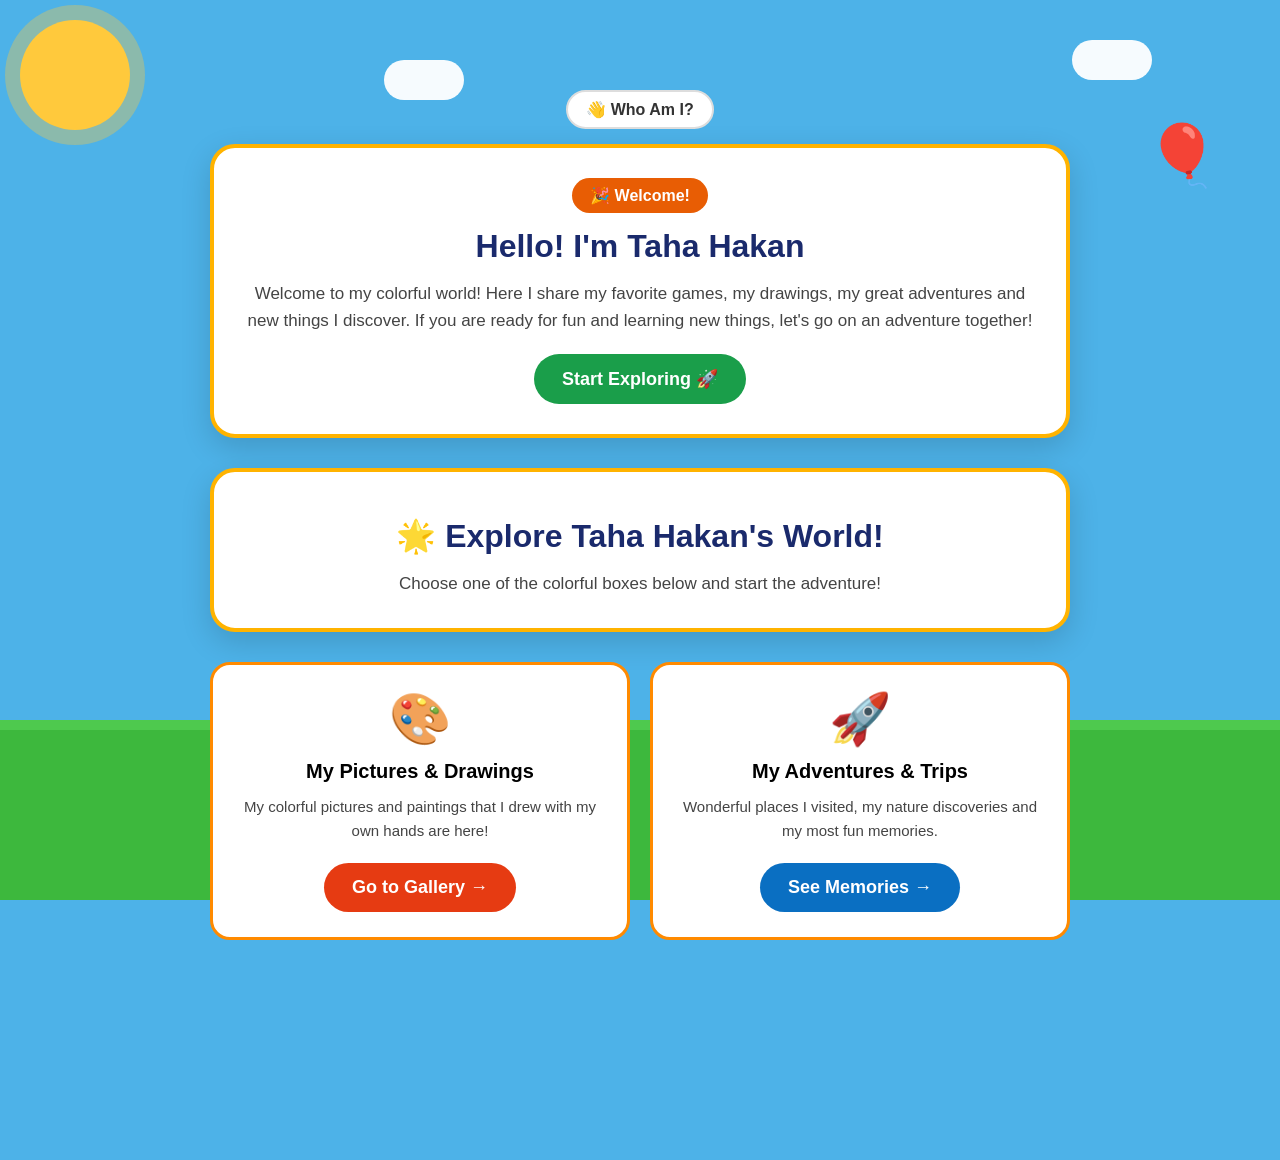
<file: index.html>
<!DOCTYPE html>
<html lang="en">
<head>
<meta charset="UTF-8">
<meta name="viewport" content="width=device-width, initial-scale=1.0">
<title>Taha Hakan's World</title>
<style>
*{margin:0;padding:0;box-sizing:border-box;font-family:Arial,sans-serif}
body{background:#4db2e8;min-height:100vh;position:relative;overflow-x:hidden}
.sun{position:fixed;top:20px;left:20px;width:110px;height:110px;background:#ffc93c;border-radius:50%;box-shadow:0 0 0 15px rgba(255,201,60,.35);z-index:0}
.cloud{position:fixed;background:#fff;border-radius:50px;padding:20px 40px;z-index:0;opacity:.95}
.cloud1{top:60px;left:30%}.cloud2{top:40px;right:10%}
.balloon{position:fixed;top:120px;right:60px;font-size:60px;z-index:0}
.grass{position:fixed;bottom:0;left:0;right:0;height:180px;background:#3db83d;z-index:0;border-top:10px solid #4ec94e}
.wrap{position:relative;z-index:1;max-width:900px;margin:0 auto;padding:90px 20px 220px;text-align:center}
.card{background:#fff;border:4px solid #ffb300;border-radius:25px;padding:30px;box-shadow:0 10px 30px rgba(0,0,0,.15);margin-bottom:30px}
.badge{background:#e85d04;color:#fff;padding:8px 18px;border-radius:20px;display:inline-block;font-weight:bold}
h1{color:#1a2a6c;font-size:32px;margin:15px 0}
p{color:#444;line-height:1.6;font-size:17px}
.btn{display:inline-block;background:#1a9e4a;color:#fff;padding:14px 28px;border-radius:30px;text-decoration:none;font-weight:bold;margin-top:20px;font-size:18px}
.grid{display:grid;grid-template-columns:1fr 1fr;gap:20px}
.box{background:#fff;border:3px solid #ff8a00;border-radius:20px;padding:25px}
.box h2{font-size:20px;margin:12px 0}
.box p{font-size:15px}
.btn-red{background:#e63b12}.btn-blue{background:#0a6fc2}
.topbtn{display:inline-block;background:#fff;border:2px solid #ddd;padding:8px 18px;border-radius:20px;text-decoration:none;color:#333;font-weight:bold;margin-bottom:15px}
@media(max-width:600px){.grid{grid-template-columns:1fr}h1{font-size:26px}}
</style>
</head>
<body>
<div class="sun"></div><div class="cloud cloud1"></div><div class="cloud cloud2"></div><div class="balloon">🎈</div><div class="grass"></div>
<div class="wrap">
<a class="topbtn" href="ben-kimim.html">👋 Who Am I?</a>
<div class="card">
<span class="badge">🎉 Welcome!</span>
<h1>Hello! I'm Taha Hakan</h1>
<p>Welcome to my colorful world! Here I share my favorite games, my drawings, my great adventures and new things I discover. If you are ready for fun and learning new things, let's go on an adventure together!</p>
<a class="btn" href="kesfet.html">Start Exploring 🚀</a>
</div>
<div id="kesfet">
<div class="card"><h1>🌟 Explore Taha Hakan's World!</h1><p>Choose one of the colorful boxes below and start the adventure!</p></div>
<div class="grid">
<div class="box"><div style="font-size:50px">🎨</div><h2>My Pictures & Drawings</h2><p>My colorful pictures and paintings that I drew with my own hands are here!</p><a class="btn btn-red" href="resimlerim-and-cizimlerim.html">Go to Gallery →</a></div>
<div class="box"><div style="font-size:50px">🚀</div><h2>My Adventures & Trips</h2><p>Wonderful places I visited, my nature discoveries and my most fun memories.</p><a class="btn btn-blue" href="kesfet.html">See Memories →</a></div>
</div>
</div>
</div>
</body>
</html>
</file>
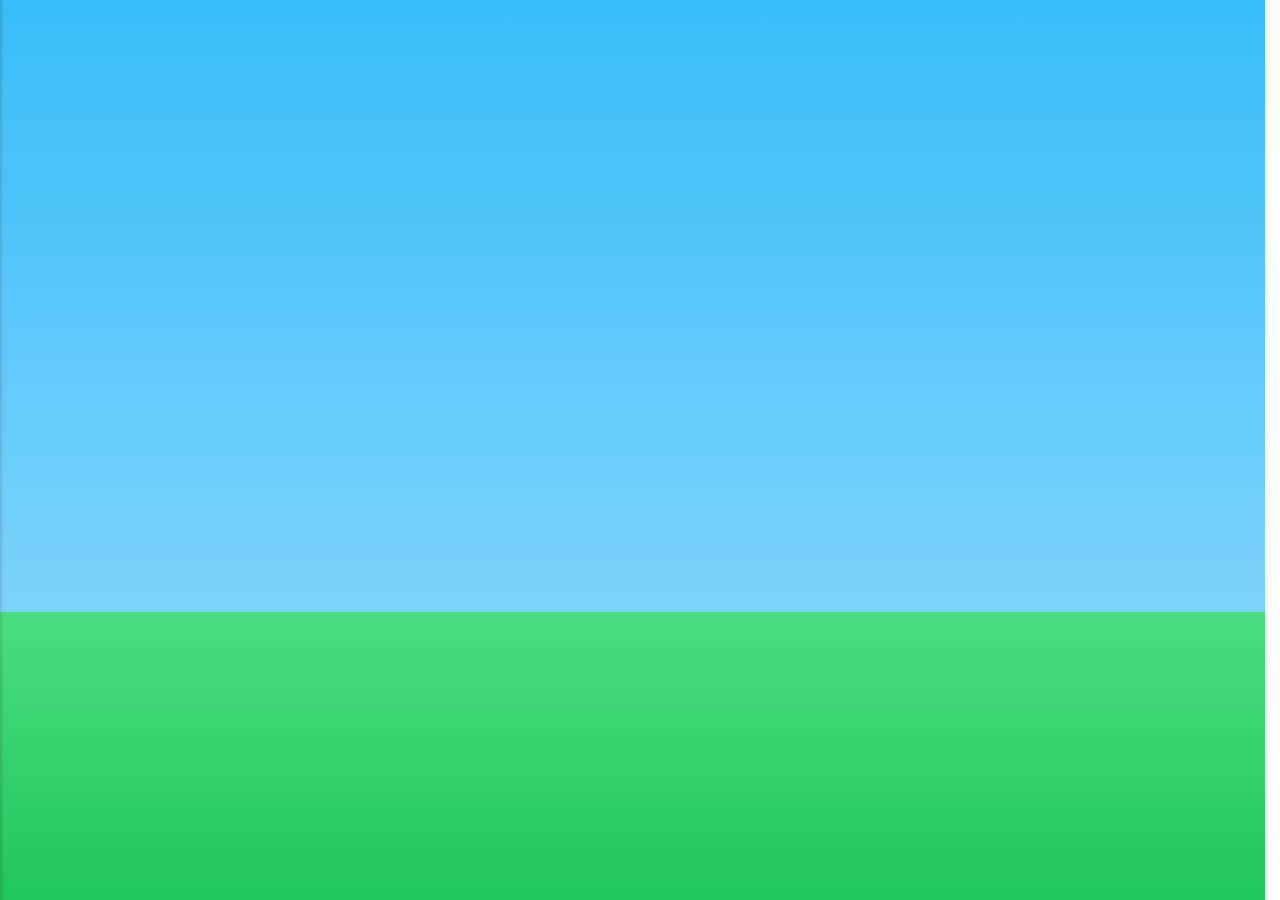
<file: tags/index.html>
<!DOCTYPE html><html lang="en-gb"><head><meta charset="utf-8"><meta http-equiv="X-UA-Compatible" content="IE=edge"><meta name="viewport" content="width=device-width,initial-scale=1"><title>All tags - theboncuk-renkli</title><meta name="robots" content="noindex, follow"><meta name="generator" content="Publii Open-Source CMS for Static Site"><link rel="alternate" type="application/atom+xml" href="https://theboncuk.github.io/feed.xml" title="theboncuk-renkli - RSS"><link rel="alternate" type="application/json" href="https://theboncuk.github.io/feed.json" title="theboncuk-renkli - JSON"><meta property="og:title" content="theboncuk-renkli"><meta property="og:site_name" content="theboncuk-renkli"><meta property="og:description" content=""><meta property="og:url" content="https://theboncuk.github.io/tags/"><meta property="og:type" content="website"><link rel="stylesheet" href="https://theboncuk.github.io/assets/css/style.css?v&#x3D;4e7d49986f6d87299d543af280d18143"><script type="application/ld+json">{"@context":"http://schema.org","@type":"Organization","name":"theboncuk-renkli","url":"https://theboncuk.github.io/index.html"}</script><noscript><style>img[loading] {
                    opacity: 1;
                }</style></noscript></head><body class="tags-template"><header class="top js-header"><a class="logo" href="https://theboncuk.github.io/index.html">theboncuk-renkli</a><nav class="navbar js-navbar" aria-label="Main"><button class="navbar__toggle js-toggle" aria-label="Menu" aria-haspopup="true" aria-expanded="false"><span class="navbar__toggle-box"><span class="navbar__toggle-inner">Menu</span></span></button><ul class="navbar__menu"><li><a href="https://theboncuk.github.io/kesfet.html" target="_self">KESFET</a></li><li><a href="https://theboncuk.github.io/ben-kimim.html" target="_self">BEN KIMIM</a></li><li><a href="https://theboncuk.github.io/resimlerim-and-cizimlerim.html" target="_blank">RESIMLERIM</a></li></ul></nav></header><main class="page page--tags"><div class="hero hero--noimage"><header class="hero__content hero__content--centered"><div class="wrapper"><h1>Tags</h1><p class="page__desc">Collection of all 0 tags</p></div></header></div><div class="wrapper"><ul class="feed feed--grid"></ul></div></main><footer class="footer"><div class="wrapper"><nav class="footer__nav"><ul></ul></nav><div class="footer__copyright"><p>Powered by Publii</p></div><button id="backToTop" class="footer__bttop" aria-label="Back to top" title="Back to top"><svg width="20" height="20"><use xlink:href="https://theboncuk.github.io/assets/svg/svg-map.svg#toparrow"/></svg></button></div></footer><script defer="defer" src="https://theboncuk.github.io/assets/js/scripts.min.js?v&#x3D;548663b90e1600fd2c2dd54433d04b71"></script><script>window.publiiThemeMenuConfig={mobileMenuMode:'sidebar',animationSpeed:300,submenuWidth: 'auto',doubleClickTime:500,mobileMenuExpandableSubmenus:true,relatedContainerForOverlayMenuSelector:'.top'};</script><script>var images = document.querySelectorAll('img[loading]');
        for (var i = 0; i < images.length; i++) {
            if (images[i].complete) {
                images[i].classList.add('is-loaded');
            } else {
                images[i].addEventListener('load', function () {
                    this.classList.add('is-loaded');
                }, false);
            }
        }</script></body></html>
</file>
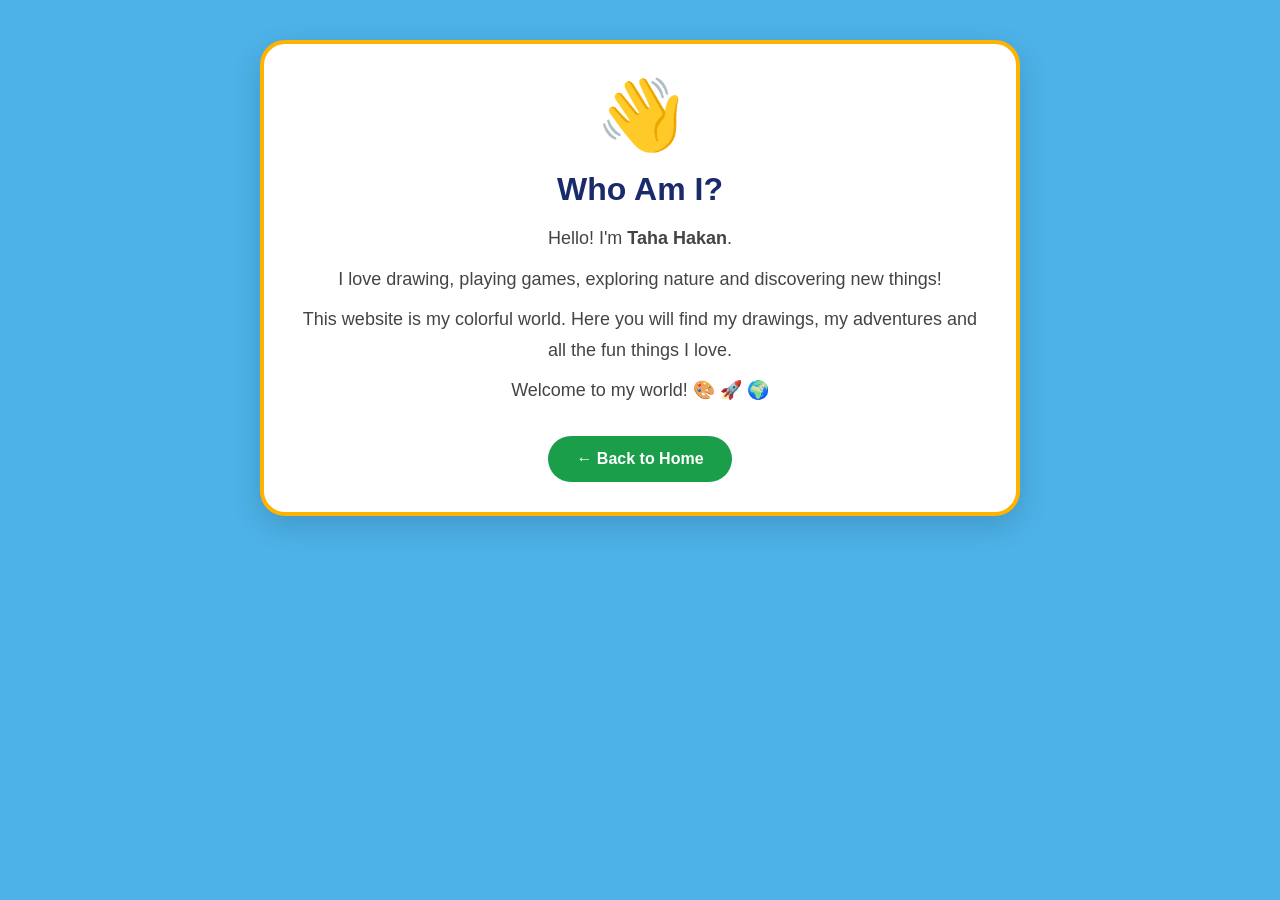
<file: ben-kimim.html>
<!DOCTYPE html>
<html lang="en">
<head>
<meta charset="UTF-8"><meta name="viewport" content="width=device-width, initial-scale=1.0">
<title>Who Am I? - Taha Hakan</title>
<style>
*{margin:0;padding:0;box-sizing:border-box;font-family:Arial,sans-serif}
body{background:#4db2e8;min-height:100vh}
.wrap{max-width:800px;margin:0 auto;padding:40px 20px;text-align:center}
.card{background:#fff;border:4px solid #ffb300;border-radius:25px;padding:30px;box-shadow:0 10px 30px rgba(0,0,0,.15)}
h1{color:#1a2a6c;font-size:32px;margin:15px 0}
p{color:#444;line-height:1.7;font-size:18px;margin:10px 0}
.btn{display:inline-block;background:#1a9e4a;color:#fff;padding:14px 28px;border-radius:30px;text-decoration:none;font-weight:bold;margin-top:20px}
</style>
</head>
<body>
<div class="wrap">
<div class="card">
<div style="font-size:70px">👋</div>
<h1>Who Am I?</h1>
<p>Hello! I'm <b>Taha Hakan</b>.</p>
<p>I love drawing, playing games, exploring nature and discovering new things!</p>
<p>This website is my colorful world. Here you will find my drawings, my adventures and all the fun things I love.</p>
<p>Welcome to my world! 🎨 🚀 🌍</p>
<a class="btn" href="index.html">← Back to Home</a>
</div>
</div>
</body>
</html>
</file>
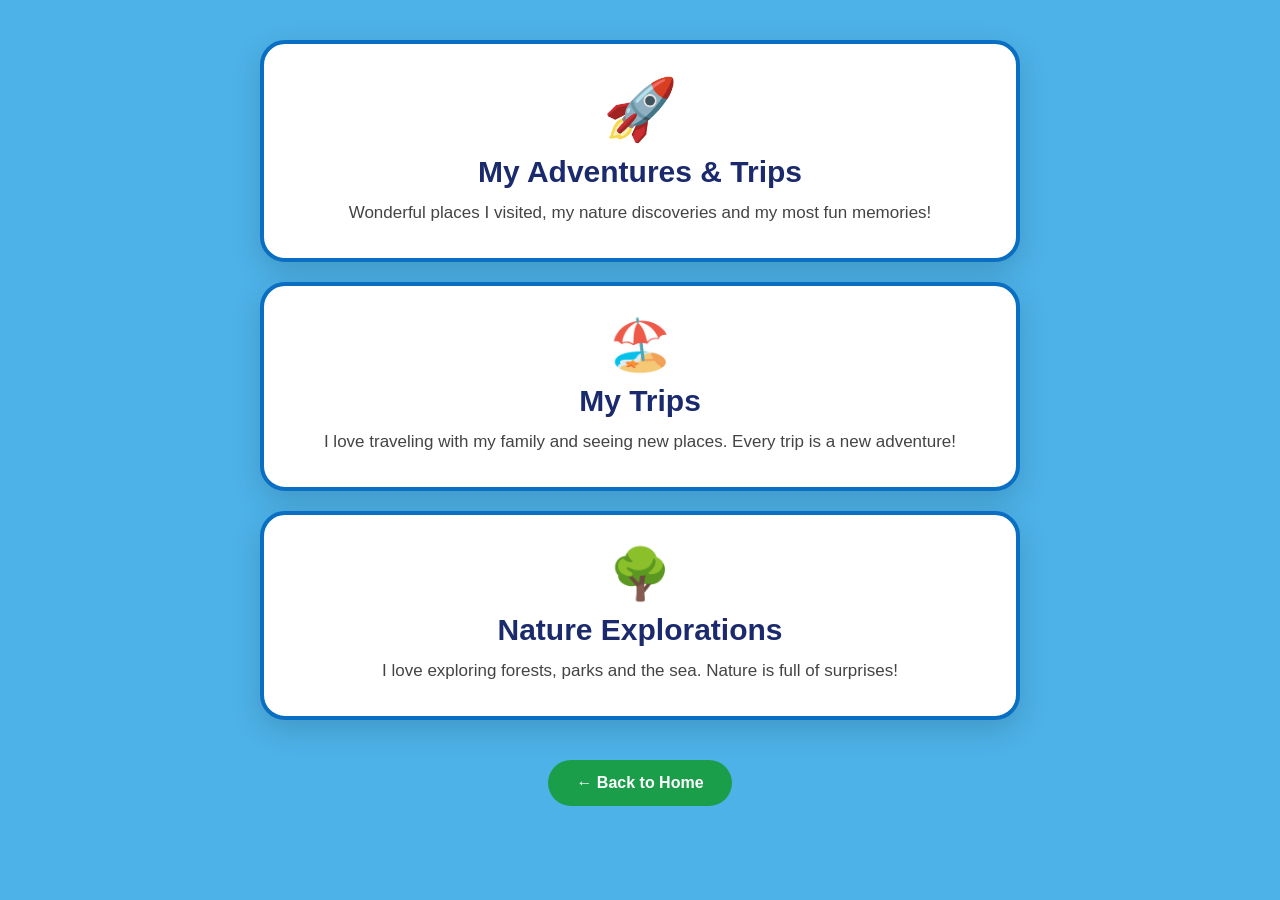
<file: kesfet.html>
<!DOCTYPE html>
<html lang="en">
<head>
<meta charset="UTF-8"><meta name="viewport" content="width=device-width, initial-scale=1.0">
<title>Explore - Taha Hakan</title>
<style>
*{margin:0;padding:0;box-sizing:border-box;font-family:Arial,sans-serif}
body{background:#4db2e8;min-height:100vh}
.wrap{max-width:800px;margin:0 auto;padding:40px 20px;text-align:center}
.card{background:#fff;border:4px solid #0a6fc2;border-radius:25px;padding:30px;box-shadow:0 10px 30px rgba(0,0,0,.15);margin-bottom:20px}
h1{color:#1a2a6c;font-size:30px;margin:10px 0}
p{color:#444;line-height:1.7;font-size:17px}
.btn{display:inline-block;background:#1a9e4a;color:#fff;padding:14px 28px;border-radius:30px;text-decoration:none;font-weight:bold;margin-top:20px}
</style>
</head>
<body>
<div class="wrap">
<div class="card"><div style="font-size:60px">🚀</div><h1>My Adventures & Trips</h1><p>Wonderful places I visited, my nature discoveries and my most fun memories!</p></div>
<div class="card"><div style="font-size:50px">🏖️</div><h1>My Trips</h1><p>I love traveling with my family and seeing new places. Every trip is a new adventure!</p></div>
<div class="card"><div style="font-size:50px">🌳</div><h1>Nature Explorations</h1><p>I love exploring forests, parks and the sea. Nature is full of surprises!</p></div>
<a class="btn" href="index.html">← Back to Home</a>
</div>
</body>
</html>
</file>
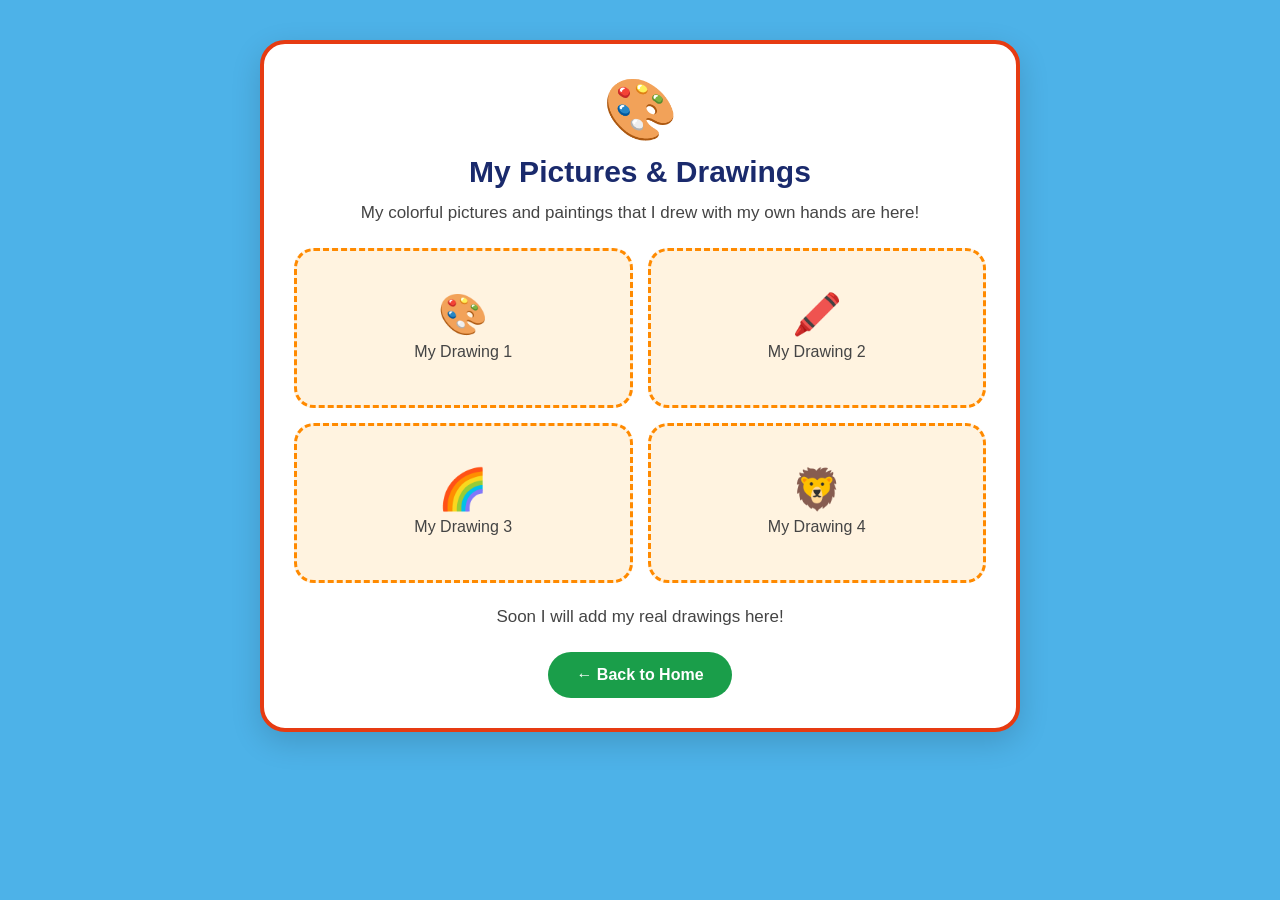
<file: resimlerim-and-cizimlerim.html>
<!DOCTYPE html>
<html lang="en">
<head>
<meta charset="UTF-8"><meta name="viewport" content="width=device-width, initial-scale=1.0">
<title>My Pictures - Taha Hakan</title>
<style>
*{margin:0;padding:0;box-sizing:border-box;font-family:Arial,sans-serif}
body{background:#4db2e8;min-height:100vh}
.wrap{max-width:800px;margin:0 auto;padding:40px 20px;text-align:center}
.card{background:#fff;border:4px solid #e63b12;border-radius:25px;padding:30px;box-shadow:0 10px 30px rgba(0,0,0,.15)}
h1{color:#1a2a6c;font-size:30px;margin:10px 0}
p{color:#444;line-height:1.7;font-size:17px}
.grid{display:grid;grid-template-columns:1fr 1fr;gap:15px;margin-top:20px}
.box{background:#fff3e0;border:3px dashed #ff8a00;border-radius:20px;padding:40px 10px;font-size:40px}
.btn{display:inline-block;background:#1a9e4a;color:#fff;padding:14px 28px;border-radius:30px;text-decoration:none;font-weight:bold;margin-top:20px}
@media(max-width:600px){.grid{grid-template-columns:1fr}}
</style>
</head>
<body>
<div class="wrap">
<div class="card">
<div style="font-size:60px">🎨</div>
<h1>My Pictures & Drawings</h1>
<p>My colorful pictures and paintings that I drew with my own hands are here!</p>
<div class="grid">
<div class="box">🎨<p style="font-size:16px">My Drawing 1</p></div>
<div class="box">🖍️<p style="font-size:16px">My Drawing 2</p></div>
<div class="box">🌈<p style="font-size:16px">My Drawing 3</p></div>
<div class="box">🦁<p style="font-size:16px">My Drawing 4</p></div>
</div>
<p style="margin-top:20px">Soon I will add my real drawings here!</p>
<a class="btn" href="index.html">← Back to Home</a>
</div>
</div>
</body>
</html>
</file>
